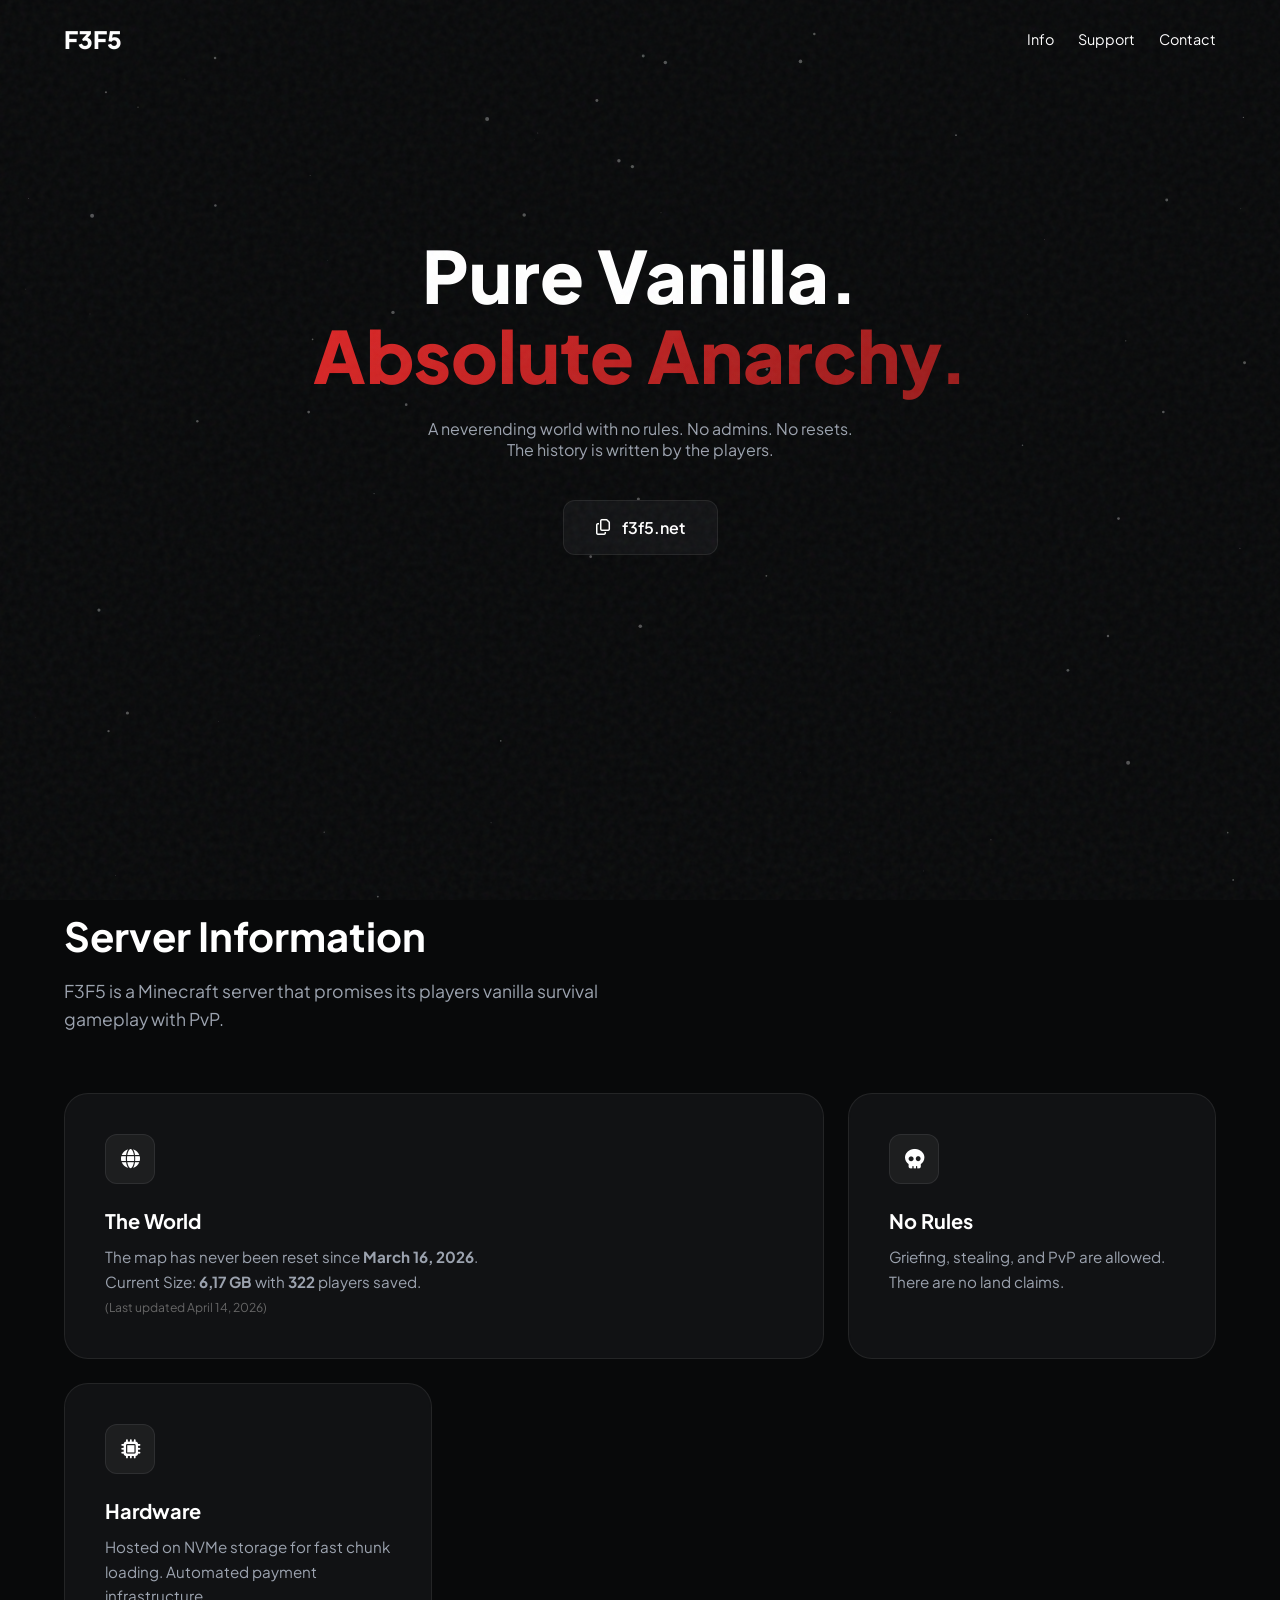
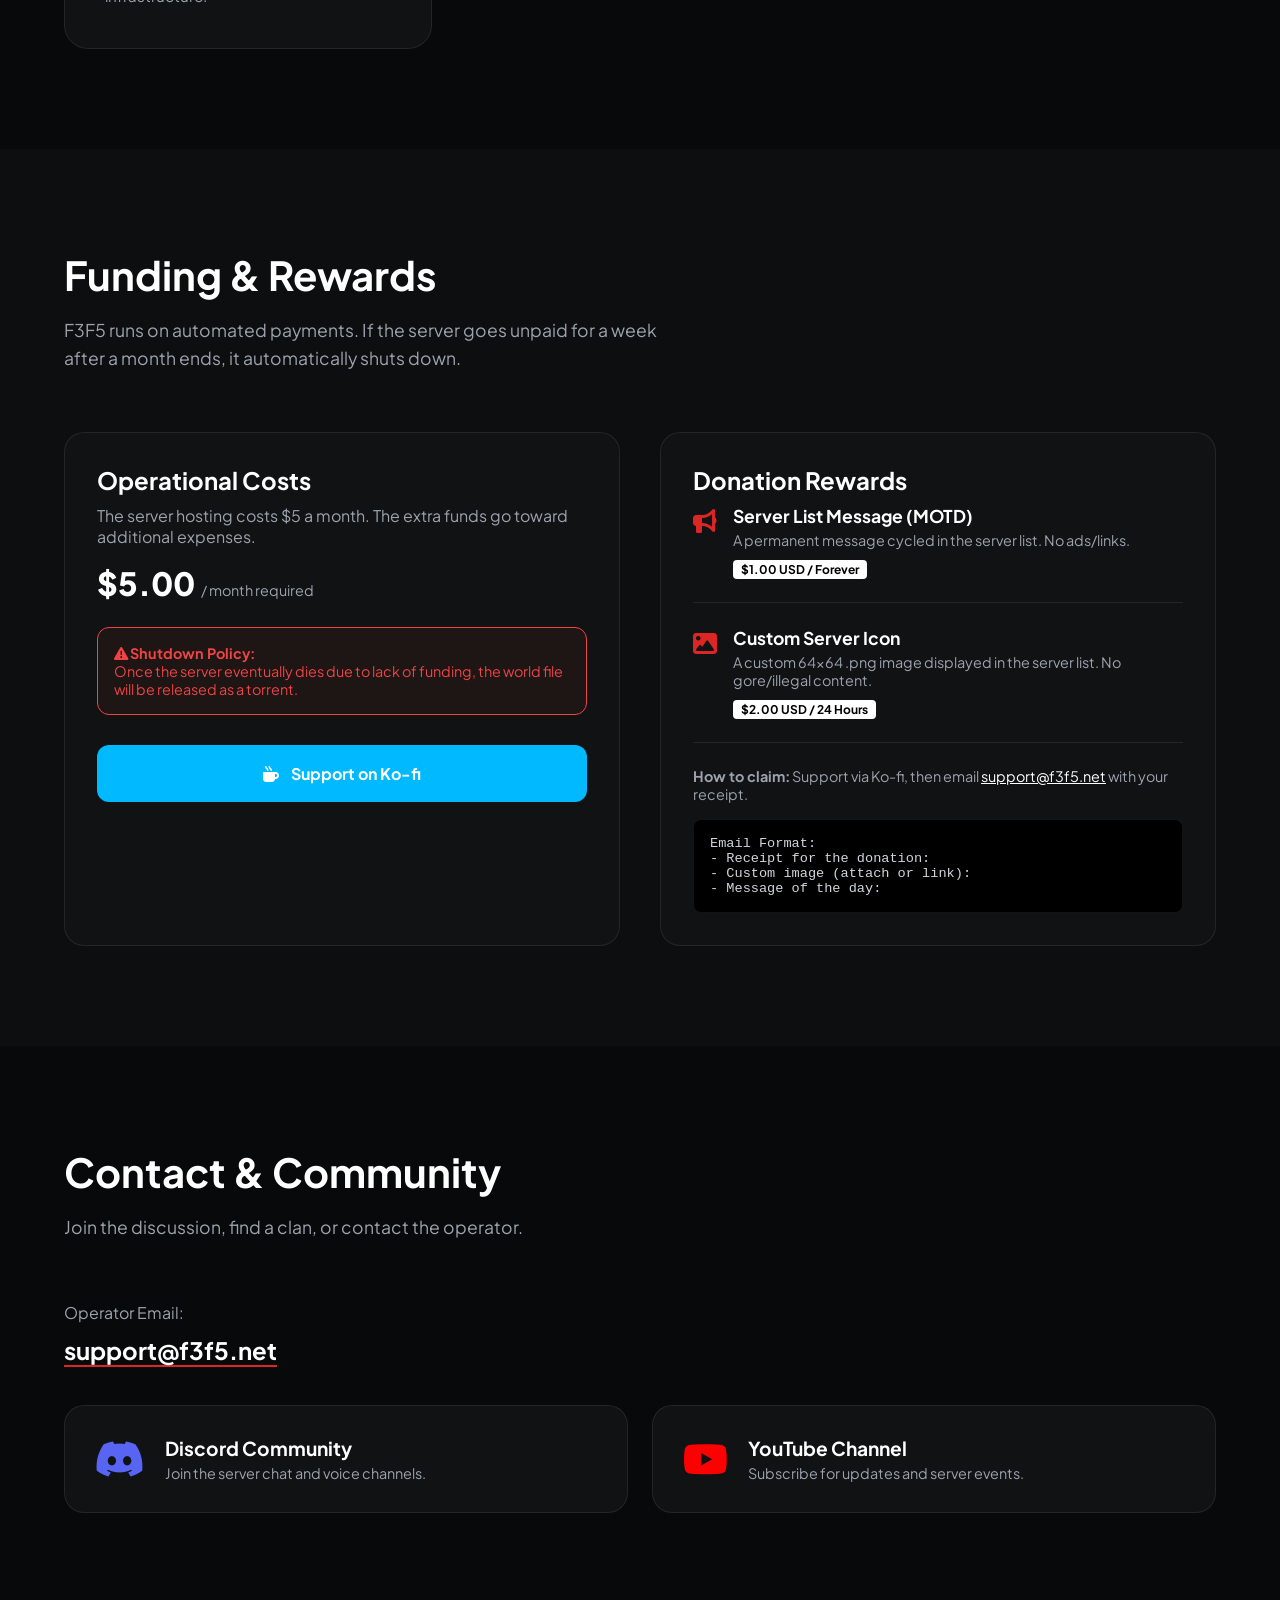
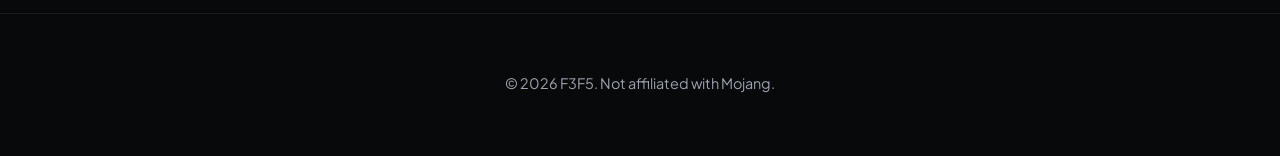
<file: index.html>
<!DOCTYPE html>
<html lang="en">
<head>
    <meta charset="UTF-8">
    <meta name="viewport" content="width=device-width, initial-scale=1.0">
    <title>F3F5</title>

    <!-- SEO -->
    <meta name="description" content="F3F5 is a pure vanilla anarchy Minecraft server. A world with no resets, no rules, and no admins.">
    <link rel="canonical" href="https://f3f5.net/">
    <meta name="referrer" content="no-referrer-when-downgrade">
    
    <!-- Open Graph -->
    <meta property="og:site_name" content="F3F5">
    <meta property="og:type" content="website">
    <meta property="og:title" content="F3F5">
    <meta property="og:description" content="F3F5 is a pure vanilla anarchy Minecraft server. A world with no resets, no rules, and no admins.">
    <meta property="og:url" content="https://f3f5.net/">
    
    <!-- Twitter Cards -->
    <meta name="twitter:card" content="summary">
    <meta name="twitter:title" content="F3F5">
    <meta name="twitter:description" content="F3F5 is a pure vanilla anarchy Minecraft server. A world with no resets, no rules, and no admins.">
    <meta name="twitter:url" content="https://f3f5.net/">

    <!-- FAVICON -->
    <link rel="icon" type="image/png" href="/favicon-96x96.png" sizes="96x96" />
    <link rel="icon" type="image/svg+xml" href="/favicon.svg" />
    <link rel="shortcut icon" href="/favicon.ico" />
    <link rel="apple-touch-icon" sizes="180x180" href="/apple-touch-icon.png" />
    <meta name="apple-mobile-web-app-title" content="f3f5" />
    <link rel="manifest" href="/site.webmanifest" />

    <!-- Fonts: Plus Jakarta Sans -->
    <link rel="preconnect" href="https://fonts.googleapis.com">
    <link rel="preconnect" href="https://fonts.gstatic.com" crossorigin>
    <link href="https://fonts.googleapis.com/css2?family=Plus+Jakarta+Sans:wght@400;500;600;700;800&display=swap" rel="stylesheet">

    <!-- Icons -->
    <link rel="stylesheet" href="https://cdnjs.cloudflare.com/ajax/libs/font-awesome/6.4.0/css/all.min.css">

    <!-- AOS Animations CSS -->
    <link href="https://unpkg.com/aos@2.3.1/dist/aos.css" rel="stylesheet">

    <!-- Custom CSS -->
    <link rel="stylesheet" href="assets/css/style.css">
</head>
<body>

    <div class="noise-overlay"></div>

    <nav id="navbar">
        <div class="container nav-inner">
            <a href="#" class="logo">F3F5</a>
            <div class="nav-links">
                <a href="#info">Info</a>
                <a href="#funding">Support</a>
                <a href="#contact">Contact</a>
            </div>
        </div>
    </nav>

    <!-- HERO -->
    <section class="hero">
        <canvas id="particles-canvas"></canvas>
        <div class="container hero-content">
            <!--
            <div class="status-pill" data-aos="fade-down">
                <div class="status-dot"></div>
                Maintained by Anonymous
            </div>
            -->

            <h1 data-aos="zoom-in" data-aos-duration="1000">
                Pure Vanilla.<br><span class="gradient-text">Absolute Anarchy.</span>
            </h1>

            <p data-aos="fade-up" data-aos-delay="200" class="hero-desc">
                A neverending world with no rules. No admins. No resets.<br>
                The history is written by the players.
            </p>

            <div class="btn-copy" onclick="copyIp()" data-aos="fade-up" data-aos-delay="300">
                <i class="fa-regular fa-copy"></i>
                <span id="ip-text">f3f5.net</span>
            </div>
        </div>
    </section>

    <!-- INFO GRID -->
    <section id="info">
        <div class="container">
            <div class="section-header" data-aos="fade-right">
                <h2>Server Information</h2>
                <p>F3F5 is a Minecraft server that promises its players vanilla survival gameplay with PvP.</p>
            </div>

            <div class="spotlight-group" id="spotlight-grid">

                <!-- World Stats -->
                <div class="card bento-wide" data-aos="fade-up">
                    <div class="card-inner"></div>
                    <div class="card-content">
                        <div class="card-icon"><i class="fa-solid fa-globe"></i></div>
                        <div>
                            <h3>The World</h3>
                            <p>The map has never been reset since <strong>March 16, 2026</strong>.<br>
                            Current Size: <strong>6,17 GB</strong> with <strong>322</strong> players saved.<br>
                            <span class="sub-text">(Last updated April 14, 2026)</span></p>
                        </div>
                    </div>
                </div>

                <!-- Anarchy Concept -->
                <div class="card" data-aos="fade-up" data-aos-delay="100">
                    <div class="card-inner"></div>
                    <div class="card-content">
                        <div class="card-icon"><i class="fa-solid fa-skull"></i></div>
                        <h3>No Rules</h3>
                        <p>Griefing, stealing, and PvP are allowed. There are no land claims.</p>
                    </div>
                </div>

                <!-- Technical -->
                <div class="card" data-aos="fade-up" data-aos-delay="200">
                    <div class="card-inner"></div>
                    <div class="card-content">
                        <div class="card-icon"><i class="fa-solid fa-microchip"></i></div>
                        <h3>Hardware</h3>
                        <p>Hosted on NVMe storage for fast chunk loading. Automated payment infrastructure.</p>
                    </div>
                </div>

            </div>
        </div>
    </section>

    <!-- FUNDING & REWARDS -->
    <section id="funding" class="funding-section">
        <div class="container">
            <div class="section-header" data-aos="fade-right">
                <h2>Funding & Rewards</h2>
                <p>F3F5 runs on automated payments. If the server goes unpaid for a week after a month ends, it automatically shuts down.</p>
            </div>

            <div class="funding-grid">

                <!-- LEFT: Cost & Risk -->
                <div class="funding-box" data-aos="fade-right">
                    <h3 class="box-title">Operational Costs</h3>
                    <p class="text-muted">The server hosting costs $5 a month. The extra funds go toward additional expenses.</p>

                    <div class="price-tag">$5.00 <span class="sub-price">/ month required</span></div>

                    <div class="warning-box">
                        <i class="fa-solid fa-triangle-exclamation"></i>
                        <strong>Shutdown Policy:</strong><br>
                        Once the server eventually dies due to lack of funding, the world file will be released as a torrent.
                    </div>

                    <!-- KO-FI BUTTON -->
                    <a href="https://ko-fi.com/lokspel" target="_blank" class="btn-kofi" rel="noopener">
                          <i class="fa-solid fa-mug-hot"></i> Support on Ko-fi
                    </a>
                </div>

                <!-- RIGHT: Rewards -->
                <div class="funding-box" data-aos="fade-left">
                    <h3 class="box-title">Donation Rewards</h3>

                    <!-- Reward 1 -->
                    <div class="reward-item">
                        <div class="reward-icon"><i class="fa-solid fa-bullhorn"></i></div>
                        <div>
                            <h4 class="reward-title">Server List Message (MOTD)</h4>
                            <p class="reward-desc">A permanent message cycled in the server list. No ads/links.</p>
                            <span class="badge">$1.00 USD / Forever</span>
                        </div>
                    </div>

                    <!-- Reward 2 -->
                    <div class="reward-item">
                        <div class="reward-icon"><i class="fa-solid fa-image"></i></div>
                        <div>
                            <h4 class="reward-title">Custom Server Icon</h4>
                            <p class="reward-desc">A custom 64x64 .png image displayed in the server list. No gore/illegal content.</p>
                            <span class="badge">$2.00 USD / 24 Hours</span>
                        </div>
                    </div>

                    <div class="claim-instructions">
                        <p><strong>How to claim:</strong> Support via Ko-fi, then email <a href="mailto:support@f3f5.net" class="email-link">support@f3f5.net</a> with your receipt.</p>

                        <div class="code-block">
                            Email Format:<br>
                            - Receipt for the donation:<br>
                            - Custom image (attach or link):<br>
                            - Message of the day:
                        </div>
                    </div>
                </div>

            </div>
        </div>
    </section>

    <!-- CONTACT -->
    <section id="contact">
        <div class="container">
            <div class="section-header" data-aos="fade-up">
                <h2>Contact & Community</h2>
                <p>Join the discussion, find a clan, or contact the operator.</p>
            </div>

           <p class="contact-label">Operator Email:</p>
            <a href="mailto:support@f3f5.net" class="big-email">
                support@f3f5.net
            </a>

            <!-- SOCIAL GRID -->
            <div class="social-grid">

                <a href="/discord.html" target="_blank" class="social-card discord" data-aos="fade-up" data-aos-delay="100" rel="noopener">
                    <i class="fa-brands fa-discord"></i>
                    <div class="social-info">
                        <h3>Discord Community</h3>
                        <p>Join the server chat and voice channels.</p>
                    </div>
                </a>

                <a href="https://www.youtube.com/@mishacantstream" target="_blank" class="social-card youtube" data-aos="fade-up" data-aos-delay="200" rel="noopener">
                    <i class="fa-brands fa-youtube"></i>
                    <div class="social-info">
                        <h3>YouTube Channel</h3>
                        <p>Subscribe for updates and server events.</p>
                    </div>
                </a>

            </div>
        </div>
    </section>

    <footer>
        <div class="container">
            <p>&copy; 2026 F3F5. Not affiliated with Mojang.</p>
        </div>
    </footer>

    <div class="toast" id="toast">
        <i class="fa-solid fa-check-circle" style="color: #10b981;"></i>
        IP Copied: f3f5.net
    </div>

    <!-- AOS JS Library -->
    <script src="https://unpkg.com/aos@2.3.1/dist/aos.js"></script>

    <!-- Custom JS -->
    <script src="assets/js/script.js"></script>

    <!--
    This Source Code Form is subject to the terms of the Mozilla Public
    License, v. 2.0. If a copy of the MPL was not distributed with this
    file, You can obtain one at https://mozilla.org/MPL/2.0/.
    -->
</body>
</html>
</file>
<file: assets/css/style.css>
/*
This Source Code Form is subject to the terms of the Mozilla Public
License, v. 2.0. If a copy of the MPL was not distributed with this
file, You can obtain one at https://mozilla.org/MPL/2.0/.
*/

/* --- 1. SETUP & VARIABLES --- */
:root {
    --bg-main: #08090a;
    --bg-card: #111214;
    --accent: #dc2626; /* Red for Anarchy */
    --kofi: #00b9fe;
    --discord: #5865F2;
    --telegram: #0088cc;
    --youtube: #FF0000;
    --text-main: #ffffff;
    --text-muted: #9ca3af;
    --border: rgba(255, 255, 255, 0.08);
    --spotlight-color: rgba(255, 255, 255, 0.1);
    --spotlight-color: rgba(255, 255, 255, 0.1);
}

/* Globally prevent the page from being wider than the viewport */
html, body {
    max-width: 100%;
    overflow-x: hidden;
}

* { margin: 0; padding: 0; box-sizing: border-box; }

body {
    background-color: var(--bg-main);
    color: var(--text-main);
    font-family: 'Plus Jakarta Sans', sans-serif;
    position: relative;
}
/* Noise Texture */
.noise-overlay {
    position: fixed; top: 0; left: 0; width: 100%; height: 100%;
    background: url("data:image/svg+xml,%3Csvg viewBox='0 0 200 200' xmlns='http://www.w3.org/2000/svg'%3E%3Cfilter id='noiseFilter'%3E%3CfeTurbulence type='fractalNoise' baseFrequency='0.65' numOctaves='3' stitchTiles='stitch'/%3E%3C/filter%3E%3Crect width='100%25' height='100%25' filter='url(%23noiseFilter)' opacity='0.05'/%3E%3C/svg%3E");
    pointer-events: none; z-index: 999;
}

/* --- 2. UTILS --- */
.container { max-width: 1200px; margin: 0 auto; padding: 0 24px; position: relative; z-index: 2; }
section { padding: 100px 0; }

.section-header { margin-bottom: 60px; max-width: 600px; }
.section-header h2 { font-size: 2.5rem; font-weight: 700; margin-bottom: 16px; letter-spacing: 0; }
.section-header p { color: var(--text-muted); font-size: 1.1rem; line-height: 1.6; }

.gradient-text {
    background: linear-gradient(135deg, #dc2626 0%, #991b1b 100%);
    -webkit-background-clip: text;
    -webkit-text-fill-color: transparent;
}

.text-muted { color: var(--text-muted); }

/* --- 3. CARDS --- */
.spotlight-group {
    display: grid;
    gap: 24px;
    grid-template-columns: repeat(auto-fit, minmax(300px, 1fr));
}

.card {
    background-color: var(--bg-card);
    border: 1px solid var(--border);
    border-radius: 24px;
    padding: 40px;
    position: relative;
    overflow: hidden;
    transition: transform 0.3s ease;
    display: flex;
    flex-direction: column;
    justify-content: space-between;
}

.card::before {
    content: '';
    position: absolute;
    top: 0; left: 0; right: 0; bottom: 0;
    background: radial-gradient(
            800px circle at var(--mouse-x) var(--mouse-y),
            var(--spotlight-color),
            transparent 40%
    );
    z-index: 0; opacity: 0; transition: opacity 0.5s; pointer-events: none;
}

.card-inner { position: absolute; inset: 1px; background: var(--bg-card); border-radius: 23px; z-index: 1; }
.card-content { position: relative; z-index: 2; height: 100%; display: flex; flex-direction: column; }
.card:hover { transform: translateY(-5px); }
.card:hover::before { opacity: 1; }

.bento-wide { grid-column: span 2; }
@media(max-width: 768px) { .bento-wide { grid-column: span 1; } }

.card-icon {
    width: 50px; height: 50px; border-radius: 12px;
    background: rgba(255,255,255,0.05); display: flex; align-items: center; justify-content: center;
    font-size: 1.2rem; margin-bottom: 24px; color: #fff; border: 1px solid var(--border);
}
.card h3 { font-size: 1.25rem; margin-bottom: 12px; font-weight: 700; }
.card p { color: var(--text-muted); line-height: 1.6; font-size: 0.95rem; }
.sub-text { font-size: 0.8em; color: #666; }

/* --- 4. HERO --- */
.hero {
    min-height: 90vh; display: flex; align-items: center; justify-content: center;
    text-align: center; position: relative; padding-top: 80px;
}
#particles-canvas { position: absolute; top: 0; left: 0; width: 100%; height: 100%; z-index: 0; }
.hero-content { z-index: 3; position: relative; padding: 0 20px; }

.status-pill {
    display: inline-flex; align-items: center; gap: 8px;
    padding: 8px 16px; border-radius: 50px;
    background: rgba(220, 38, 38, 0.1);
    border: 1px solid rgba(220, 38, 38, 0.2);
    font-size: 0.85rem; font-weight: 600; color: #ef4444;
    margin-bottom: 30px; backdrop-filter: blur(10px);
}
.status-dot { width: 6px; height: 6px; background: #ef4444; border-radius: 50%; box-shadow: 0 0 10px #ef4444; }

.hero h1 {
    font-size: 4.5rem; font-weight: 800; line-height: 1.1; margin-bottom: 24px;
    letter-spacing: 0;
    color: #fff;
}
.hero-desc { max-width: 600px; margin: 0 auto 40px auto; color: var(--text-muted); }

.btn-copy {
    background: var(--bg-card); border: 1px solid var(--border); padding: 16px 32px;
    border-radius: 12px; color: #fff; font-weight: 600; display: flex; align-items: center; gap: 12px;
    cursor: pointer; transition: 0.3s; margin: 0 auto; width: fit-content;
}
.btn-copy:hover { border-color: var(--accent); box-shadow: 0 0 30px rgba(220, 38, 38, 0.2); }

/* --- 5. KOFI & FUNDING --- */
.funding-section { background: rgba(255,255,255,0.02); }
.funding-grid { display: grid; grid-template-columns: 1fr 1fr; gap: 40px; margin-top: 40px; }
.funding-box {
    background: rgba(255,255,255,0.02); border: 1px solid var(--border);
    padding: 32px; border-radius: 20px;
}
.box-title { font-size: 1.5rem; margin-bottom: 10px; }
.price-tag { font-size: 2rem; font-weight: 800; color: var(--text-main); margin: 16px 0; }
.sub-price { font-size: 0.9rem; color: var(--text-muted); font-weight: 400; }

.warning-box {
    margin-top: 24px; padding: 16px; border: 1px solid #ef4444; border-radius: 12px;
    background: rgba(239, 68, 68, 0.05); color: #ef4444; font-size: 0.9rem;
}

.btn-kofi {
    background: var(--kofi);
    color: #fff;
    padding: 18px 32px;
    border-radius: 12px;
    font-weight: 700;
    text-decoration: none;
    display: flex;
    align-items: center;
    justify-content: center;
    gap: 12px;
    transition: all 0.3s ease;
    margin-top: 30px;
    border: none;
}
.btn-kofi:hover { transform: translateY(-2px); box-shadow: 0 10px 30px rgba(0, 185, 254, 0.3); }

/* Rewards */
.reward-item {
    display: flex; align-items: flex-start; gap: 16px; margin-bottom: 24px;
    padding-bottom: 24px; border-bottom: 1px solid var(--border);
}
.reward-item:last-child { border-bottom: none; margin-bottom: 0; padding-bottom: 0; }
.reward-icon { font-size: 1.5rem; color: var(--accent); }
.reward-title { font-size: 1.1rem; margin-bottom: 4px; }
.reward-desc { font-size: 0.9rem; color: var(--text-muted); margin-bottom: 8px; }
.badge { background: #fff; color: #000; font-size: 0.75rem; padding: 2px 8px; border-radius: 4px; font-weight: 700; }

.claim-instructions { margin-top: 20px; font-size: 0.9rem; color: var(--text-muted); }
.email-link { color: #fff; }
.code-block {
    background: #000; padding: 16px; border-radius: 8px; font-family: monospace;
    font-size: 0.85rem; color: #d1d5db; margin-top: 16px; border: 1px solid var(--border);
}

/* --- 6. SOCIAL CARDS --- */
.social-grid {
    display: grid;
    grid-template-columns: repeat(auto-fit, minmax(250px, 1fr));
    gap: 24px;
    margin-top: 40px;
}
.social-card {
    background: var(--bg-card);
    border: 1px solid var(--border);
    border-radius: 20px;
    padding: 30px;
    text-decoration: none;
    color: #fff;
    display: flex;
    align-items: center;
    gap: 20px;
    transition: all 0.3s ease;
}
.social-card i { font-size: 2.5rem; transition: 0.3s; }
.social-card.discord:hover { border-color: var(--discord); background: rgba(88, 101, 242, 0.1); }
.social-card.discord i { color: var(--discord); }
.social-card.telegram:hover { border-color: #0088cc; background: rgba(0, 136, 204, 0.1); } .social-card.telegram i { color: #0088cc; }
.social-card.youtube:hover { border-color: var(--youtube); background: rgba(255, 0, 0, 0.1); }
.social-card.youtube i { color: var(--youtube); }
.social-info h3 { font-size: 1.2rem; margin-bottom: 4px; }
.social-info p { color: var(--text-muted); font-size: 0.9rem; }

.contact-label { color: var(--text-muted); margin-bottom: 12px; }
.big-email { font-size: 1.5rem; color: #fff; text-decoration: none; font-weight: 700; border-bottom: 2px solid var(--accent); }

/* --- 7. NAVBAR & FOOTER --- */
nav {
    position: fixed; top: 0; width: 100%; z-index: 100; padding: 24px 0; transition: 0.3s;
}
nav.scrolled {
    padding: 16px 0; background: rgba(8, 9, 10, 0.9);
    backdrop-filter: blur(12px); border-bottom: 1px solid var(--border);
}
.nav-inner { display: flex; justify-content: space-between; align-items: center; }
.logo { font-weight: 800; font-size: 1.5rem; color: #fff; text-decoration: none; }
.nav-links { display: flex; gap: 24px; }
.nav-links a { color: #fff; text-decoration: none; font-size: 0.9rem; }

footer { padding: 60px 0; border-top: 1px solid var(--border); text-align: center; color: var(--text-muted); font-size: 0.9rem; }

.toast {
    position: fixed; bottom: 30px; left: 50%; transform: translateX(-50%) translateY(100px);
    background: #fff; color: #000; padding: 12px 24px; border-radius: 50px;
    font-weight: 600; opacity: 0; transition: 0.4s; z-index: 1000;
}
.toast.show { transform: translateX(-50%) translateY(0); opacity: 1; }

@media (min-width: 1440px) {
    .container {
        max-width: clamp(1200px, calc(39.17vw + 636px), 2140px);
        padding: 0 clamp(24px, calc(1vw + 9.6px), 48px);
    }

    section { padding: clamp(100px, calc(3.75vw + 46px), 190px) 0; }

    .section-header {
        max-width: clamp(600px, calc(15.83vw + 372px), 980px);
        margin-bottom: clamp(60px, calc(1.67vw + 36px), 100px);
    }
    .section-header h2 { font-size: clamp(2.5rem, calc(1.24rem + 1.4vw), 4.6rem); }
    .section-header p { font-size: clamp(1.1rem, calc(0.8rem + 0.33vw), 1.6rem); }

    .spotlight-group {
        gap: clamp(24px, calc(1vw + 9.6px), 48px);
        grid-template-columns: repeat(auto-fit, minmax(clamp(300px, calc(8.33vw + 180px), 500px), 1fr));
    }

    .card {
        padding: clamp(40px, calc(1.25vw + 22px), 70px);
        border-radius: clamp(24px, calc(0.17vw + 21.6px), 28px);
    }
    .card-inner { border-radius: clamp(23px, calc(0.17vw + 20.6px), 27px); }
    .card-icon {
        width: clamp(50px, calc(1.33vw + 30.8px), 82px);
        height: clamp(50px, calc(1.33vw + 30.8px), 82px);
        font-size: clamp(1.2rem, calc(0.81rem + 0.43vw), 1.85rem);
        margin-bottom: clamp(24px, calc(0.58vw + 15.6px), 38px);
    }
    .card h3 { font-size: clamp(1.25rem, calc(0.83rem + 0.47vw), 1.95rem); }
    .card p { font-size: clamp(0.95rem, calc(0.71rem + 0.27vw), 1.35rem); }

    .hero { padding-top: clamp(80px, calc(1.67vw + 56px), 120px); }
    .hero h1 {
        font-size: clamp(4.5rem, calc(1.8rem + 3vw), 9rem);
        margin-bottom: clamp(24px, calc(0.58vw + 15.6px), 38px);
    }
    .hero-desc {
        max-width: clamp(600px, calc(18.33vw + 336px), 1040px);
        font-size: clamp(1rem, calc(0.55rem + 0.5vw), 1.75rem);
        line-height: 1.7;
        margin-bottom: clamp(40px, calc(0.58vw + 31.6px), 54px);
    }
    .btn-copy {
        padding: clamp(16px, calc(0.33vw + 11.2px), 24px) clamp(32px, calc(0.92vw + 18.8px), 54px);
        font-size: clamp(1rem, calc(0.7rem + 0.33vw), 1.5rem);
        gap: clamp(12px, calc(0.17vw + 9.6px), 16px);
    }

    .funding-grid {
        gap: clamp(40px, calc(1.33vw + 20.8px), 72px);
        margin-top: clamp(40px, calc(0.67vw + 30.4px), 56px);
    }
    .funding-box {
        padding: clamp(32px, calc(1.33vw + 12.8px), 64px);
        border-radius: clamp(20px, calc(0.17vw + 17.6px), 24px);
    }
    .box-title { font-size: clamp(1.5rem, calc(0.96rem + 0.6vw), 2.4rem); }
    .text-muted {
        font-size: clamp(1rem, calc(0.79rem + 0.23vw), 1.35rem);
        line-height: 1.65;
    }
    .price-tag {
        font-size: clamp(2rem, calc(1.1rem + 1vw), 3.5rem);
        margin: clamp(16px, calc(0.33vw + 11.2px), 24px) 0;
    }
    .sub-price { font-size: clamp(0.9rem, calc(0.84rem + 0.07vw), 1.05rem); }
    .warning-box {
        padding: clamp(16px, calc(0.42vw + 10px), 26px);
        font-size: clamp(0.9rem, calc(0.67rem + 0.25vw), 1.28rem);
        border-radius: clamp(12px, calc(0.17vw + 9.6px), 16px);
    }
    .btn-kofi {
        padding: clamp(18px, calc(0.17vw + 15.6px), 22px) clamp(32px, calc(0.25vw + 28.4px), 38px);
        font-size: clamp(1rem, calc(0.79rem + 0.23vw), 1.35rem);
    }

    .reward-item {
        gap: clamp(16px, calc(0.33vw + 11.2px), 24px);
        margin-bottom: clamp(24px, calc(0.33vw + 19.2px), 32px);
        padding-bottom: clamp(24px, calc(0.33vw + 19.2px), 32px);
    }
    .reward-icon { font-size: clamp(1.5rem, calc(1.11rem + 0.43vw), 2.15rem); }
    .reward-title { font-size: clamp(1.1rem, calc(0.74rem + 0.4vw), 1.7rem); }
    .reward-desc { font-size: clamp(0.9rem, calc(0.69rem + 0.23vw), 1.25rem); }
    .badge {
        font-size: clamp(0.75rem, calc(0.66rem + 0.1vw), 0.9rem);
        padding: clamp(2px, calc(0.08vw + 0.8px), 4px) clamp(8px, calc(0.08vw + 6.8px), 10px);
    }
    .claim-instructions { font-size: clamp(0.9rem, calc(0.71rem + 0.22vw), 1.22rem); }
    .code-block {
        padding: clamp(16px, calc(0.25vw + 12.4px), 22px);
        font-size: clamp(0.85rem, calc(0.66rem + 0.22vw), 1.16rem);
    }

    .social-grid {
        gap: clamp(24px, calc(1vw + 9.6px), 48px);
        margin-top: clamp(40px, calc(0.67vw + 30.4px), 56px);
    }
    .social-card {
        padding: clamp(30px, calc(1.08vw + 14.4px), 56px);
        border-radius: clamp(20px, calc(0.17vw + 17.6px), 24px);
        gap: clamp(20px, calc(0.33vw + 15.2px), 28px);
    }
    .social-card i { font-size: clamp(2.5rem, calc(1.6rem + 1vw), 4rem); }
    .social-info h3 { font-size: clamp(1.2rem, calc(0.81rem + 0.43vw), 1.85rem); }
    .social-info p { font-size: clamp(0.9rem, calc(0.67rem + 0.27vw), 1.28rem); }

    .contact-label { font-size: clamp(1rem, calc(0.79rem + 0.23vw), 1.35rem); }
    .big-email { font-size: clamp(1.5rem, calc(0.87rem + 0.7vw), 2.55rem); }

    nav { padding: clamp(24px, calc(0.58vw + 15.6px), 38px) 0; }
    nav.scrolled { padding: clamp(16px, calc(0.33vw + 11.2px), 24px) 0; }
    .logo { font-size: clamp(1.5rem, calc(1.02rem + 0.53vw), 2.3rem); }
    .nav-links { gap: clamp(24px, calc(1vw + 9.6px), 48px); }
    .nav-links a { font-size: clamp(0.9rem, calc(0.66rem + 0.27vw), 1.3rem); }
    footer {
        padding: clamp(60px, calc(0.75vw + 49.2px), 78px) 0;
        font-size: clamp(0.9rem, calc(0.69rem + 0.23vw), 1.25rem);
    }
}

@media (max-width: 900px) {
    .funding-grid { grid-template-columns: 1fr; }
    .hero h1 { font-size: 3rem; }
}

@media (max-width: 768px) {
    body [data-aos][data-aos="fade-left"],
    body [data-aos][data-aos="fade-right"] {
        transform: translate3d(0, 24px, 0);
    }

    body [data-aos][data-aos="fade-left"].aos-animate,
    body [data-aos][data-aos="fade-right"].aos-animate {
        transform: translate3d(0, 0, 0);
    }
}

@media (max-width: 480px) {
    .container { padding: 0 20px; }
    section { padding: 80px 0; }

    .nav-inner { gap: 16px; }
    .nav-links { gap: 18px; }
    .nav-links a { font-size: 0.86rem; }

    .hero { min-height: 100svh; }
    .hero-content { padding: 0; }
    .hero h1 {
        font-size: 2.9rem;
        letter-spacing: 0;
    }

    .section-header { margin-bottom: 44px; }
    .section-header h2 {
        font-size: 2rem;
        letter-spacing: 0;
    }

    .spotlight-group,
    .funding-grid,
    .social-grid {
        grid-template-columns: minmax(0, 1fr);
    }

    .card,
    .funding-box,
    .social-card {
        padding: 28px;
        border-radius: 16px;
    }

    .card-inner { border-radius: 15px; }
    .reward-item { gap: 12px; }
    .big-email { font-size: 1.25rem; overflow-wrap: anywhere; }
    .code-block { overflow-wrap: anywhere; }
}

@media (max-width: 340px) {
    .container { padding: 0 18px; }
    .nav-links { gap: 14px; }
    .nav-links a { font-size: 0.82rem; }

    .hero h1 { font-size: 2.55rem; }

    .card,
    .funding-box,
    .social-card {
        padding: 24px;
    }
}
</file>
